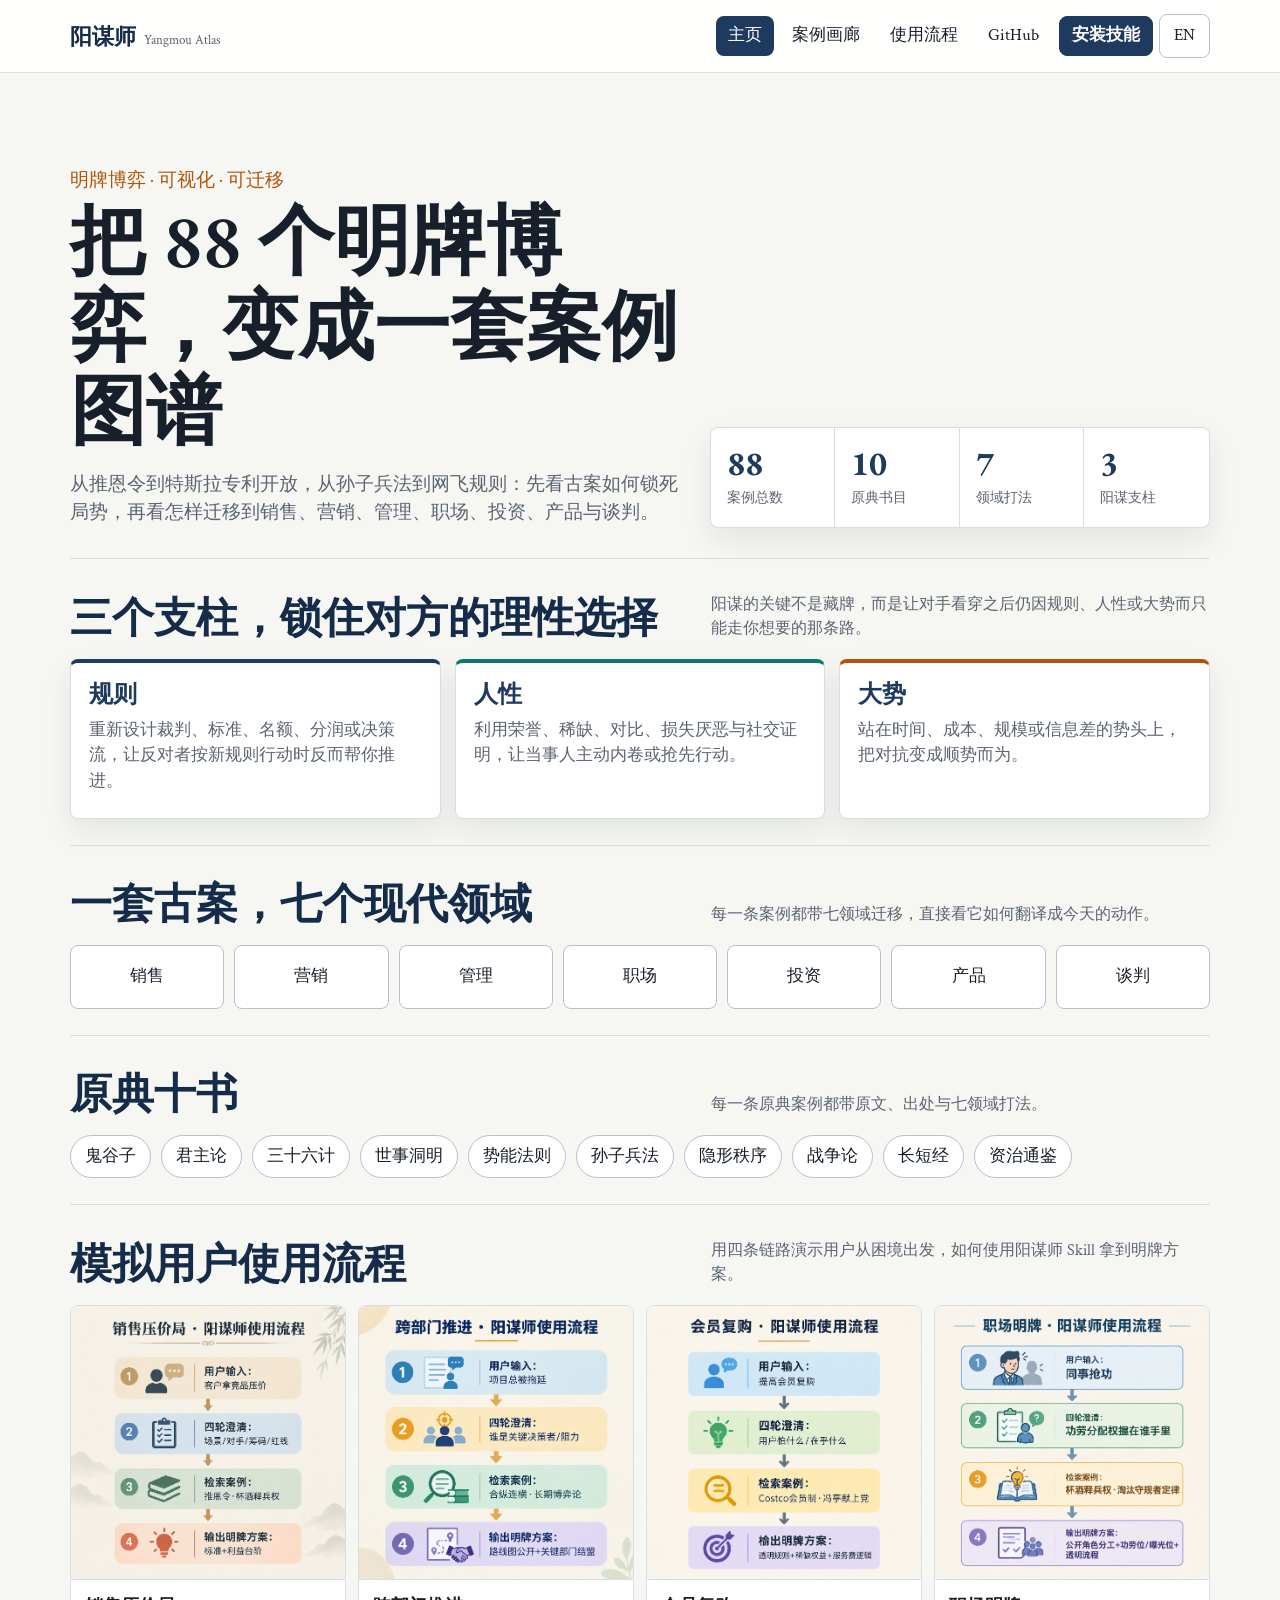
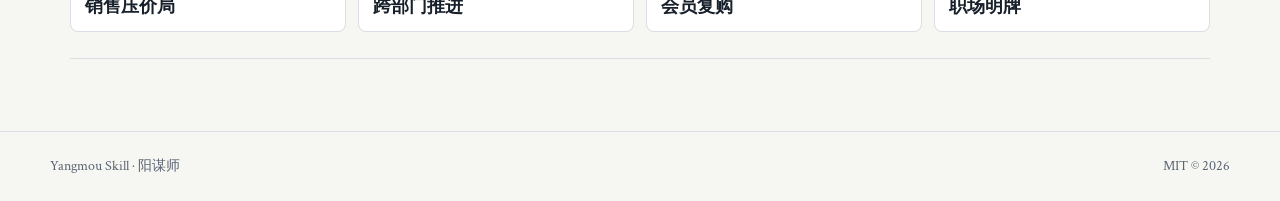
<file: docs/index.html>
<!DOCTYPE html>
<html lang="zh-CN" data-i18n-title="home_title" data-i18n-description="home_description">
<head>
  <meta charset="UTF-8">
  <meta name="viewport" content="width=device-width, initial-scale=1.0">
  <title>阳谋师 · 明牌案例图谱</title>
  <meta name="description" content="88 条阳谋案例的静态可视化图谱，覆盖历史、原典与商业迁移。">
  <meta name="theme-color" content="#f6f7f2">
  <link rel="preconnect" href="https://fonts.googleapis.com">
  <link rel="preconnect" href="https://fonts.gstatic.com" crossorigin>
  <link href="https://fonts.googleapis.com/css2?family=Crimson+Text:ital,wght@0,400;0,600;1,400&family=EB+Garamond:wght@400;500;600;700&display=swap" rel="stylesheet">
  <link rel="stylesheet" href="assets/site.css">
</head>
<body>
  <header class="site-header">
    <div class="header-inner">
      <a class="brand" href="index.html" aria-label="Yangmou home">
        <span>阳谋师</span>
        <small>Yangmou Atlas</small>
      </a>
      <nav class="nav" aria-label="主导航" data-i18n-aria-label="primary_navigation">
        <a href="index.html" aria-current="page" data-i18n="home">主页</a>
        <a href="gallery.html" data-i18n="gallery">案例画廊</a>
        <a href="flows.html" data-i18n="flows_nav">使用流程</a>
        <a href="https://github.com/whishi47/yangmou-skill" target="_blank" rel="noopener">GitHub</a>
        <a class="install-link" href="install.html" data-i18n="install_skill">安装技能</a>
      </nav>
    </div>
  </header>

  <main class="page-main">
    <section class="hero">
      <div>
        <p class="hero-note" data-i18n="hero_note">明牌博弈 · 可视化 · 可迁移</p>
        <h1 data-i18n="hero_title">把 88 个明牌博弈，变成一套案例图谱</h1>
        <p data-i18n="hero_copy">从推恩令到特斯拉专利开放，从孙子兵法到网飞规则：先看古案如何锁死局势，再看怎样迁移到销售、营销、管理、职场、投资、产品与谈判。</p>
      </div>
      <div class="stats" aria-label="案例图谱概览">
        <div class="stat">
          <strong id="stat-cases">88</strong>
          <span data-i18n="case_count">案例总数</span>
        </div>
        <div class="stat">
          <strong id="stat-books">10</strong>
          <span data-i18n="book_count">原典书目</span>
        </div>
        <div class="stat">
          <strong>7</strong>
          <span data-i18n="field_count">领域打法</span>
        </div>
        <div class="stat">
          <strong>3</strong>
          <span data-i18n="pillar_count">阳谋支柱</span>
        </div>
      </div>
    </section>

    <section class="section-band" aria-labelledby="pillar-heading">
      <div class="section-head">
        <h2 id="pillar-heading" data-i18n="pillar_title">三个支柱，锁住对方的理性选择</h2>
        <p data-i18n="pillar_copy">阳谋的关键不是藏牌，而是让对手看穿之后仍因规则、人性或大势而只能走你想要的那条路。</p>
      </div>
      <div class="trio-grid" id="pillar-grid">
        <div class="trio-block">
          <h3 data-i18n="pillar_rule_name">规则</h3>
          <p data-i18n="pillar_rule">重新设计裁判、标准、名额、分润或决策流，让反对者按新规则行动时反而帮你推进。</p>
        </div>
        <div class="trio-block">
          <h3 data-i18n="pillar_human_name">人性</h3>
          <p data-i18n="pillar_human">利用荣誉、稀缺、对比、损失厌恶与社交证明，让当事人主动内卷或抢先行动。</p>
        </div>
        <div class="trio-block">
          <h3 data-i18n="pillar_trend_name">大势</h3>
          <p data-i18n="pillar_trend">站在时间、成本、规模或信息差的势头上，把对抗变成顺势而为。</p>
        </div>
      </div>
    </section>

    <section class="section-band" aria-labelledby="field-heading">
      <div class="section-head">
        <h2 id="field-heading" data-i18n="field_title">一套古案，七个现代领域</h2>
        <p data-i18n="field_copy">每一条案例都带七领域迁移，直接看它如何翻译成今天的动作。</p>
      </div>
      <div class="field-list" id="field-grid">
        <a href="gallery.html?field=销售" data-i18n="field_sales">销售</a>
        <a href="gallery.html?field=营销" data-i18n="field_marketing">营销</a>
        <a href="gallery.html?field=管理" data-i18n="field_management">管理</a>
        <a href="gallery.html?field=职场" data-i18n="field_workplace">职场</a>
        <a href="gallery.html?field=投资" data-i18n="field_investing">投资</a>
        <a href="gallery.html?field=产品" data-i18n="field_product">产品</a>
        <a href="gallery.html?field=谈判" data-i18n="field_negotiation">谈判</a>
      </div>
    </section>

    <section class="section-band" aria-labelledby="book-heading">
      <div class="section-head">
        <h2 id="book-heading" data-i18n="book_title">原典十书</h2>
        <p data-i18n="book_copy">每一条原典案例都带原文、出处与七领域打法。</p>
      </div>
      <div class="book-list" id="book-list"></div>
    </section>

    <section class="section-band" aria-labelledby="flow-heading">
      <div class="section-head">
        <h2 id="flow-heading" data-i18n="flow_heading">模拟用户使用流程</h2>
        <p data-i18n="flow_copy">用四条链路演示用户从困境出发，如何使用阳谋师 Skill 拿到明牌方案。</p>
      </div>
      <div class="flow-preview-grid">
        <a href="flows.html#sales-price">
          <img src="images/flows/sales-price.png" alt="销售压价局流程图" data-i18n-alt="flow_sales_price" loading="lazy">
          <span data-i18n="flow_sales_price">销售压价局</span>
        </a>
        <a href="flows.html#cross-department">
          <img src="images/flows/cross-department.png" alt="跨部门推进流程图" data-i18n-alt="flow_cross_department" loading="lazy">
          <span data-i18n="flow_cross_department">跨部门推进</span>
        </a>
        <a href="flows.html#member-retention">
          <img src="images/flows/member-retention.png" alt="会员复购流程图" data-i18n-alt="flow_member_retention" loading="lazy">
          <span data-i18n="flow_member_retention">会员复购</span>
        </a>
        <a href="flows.html#workplace-recognition">
          <img src="images/flows/workplace-recognition.png" alt="职场明牌流程图" data-i18n-alt="flow_workplace_recognition" loading="lazy">
          <span data-i18n="flow_workplace_recognition">职场明牌</span>
        </a>
      </div>
    </section>
  </main>

  <footer class="footer">
    <div class="footer-inner">
      <span>Yangmou Skill · 阳谋师</span>
      <span data-i18n="footer_note">MIT © 2026</span>
    </div>
  </footer>

  <script src="assets/cases-data.js"></script>
  <script src="assets/cases.js"></script>
  <script src="assets/home.js"></script>
</body>
</html>
</file>
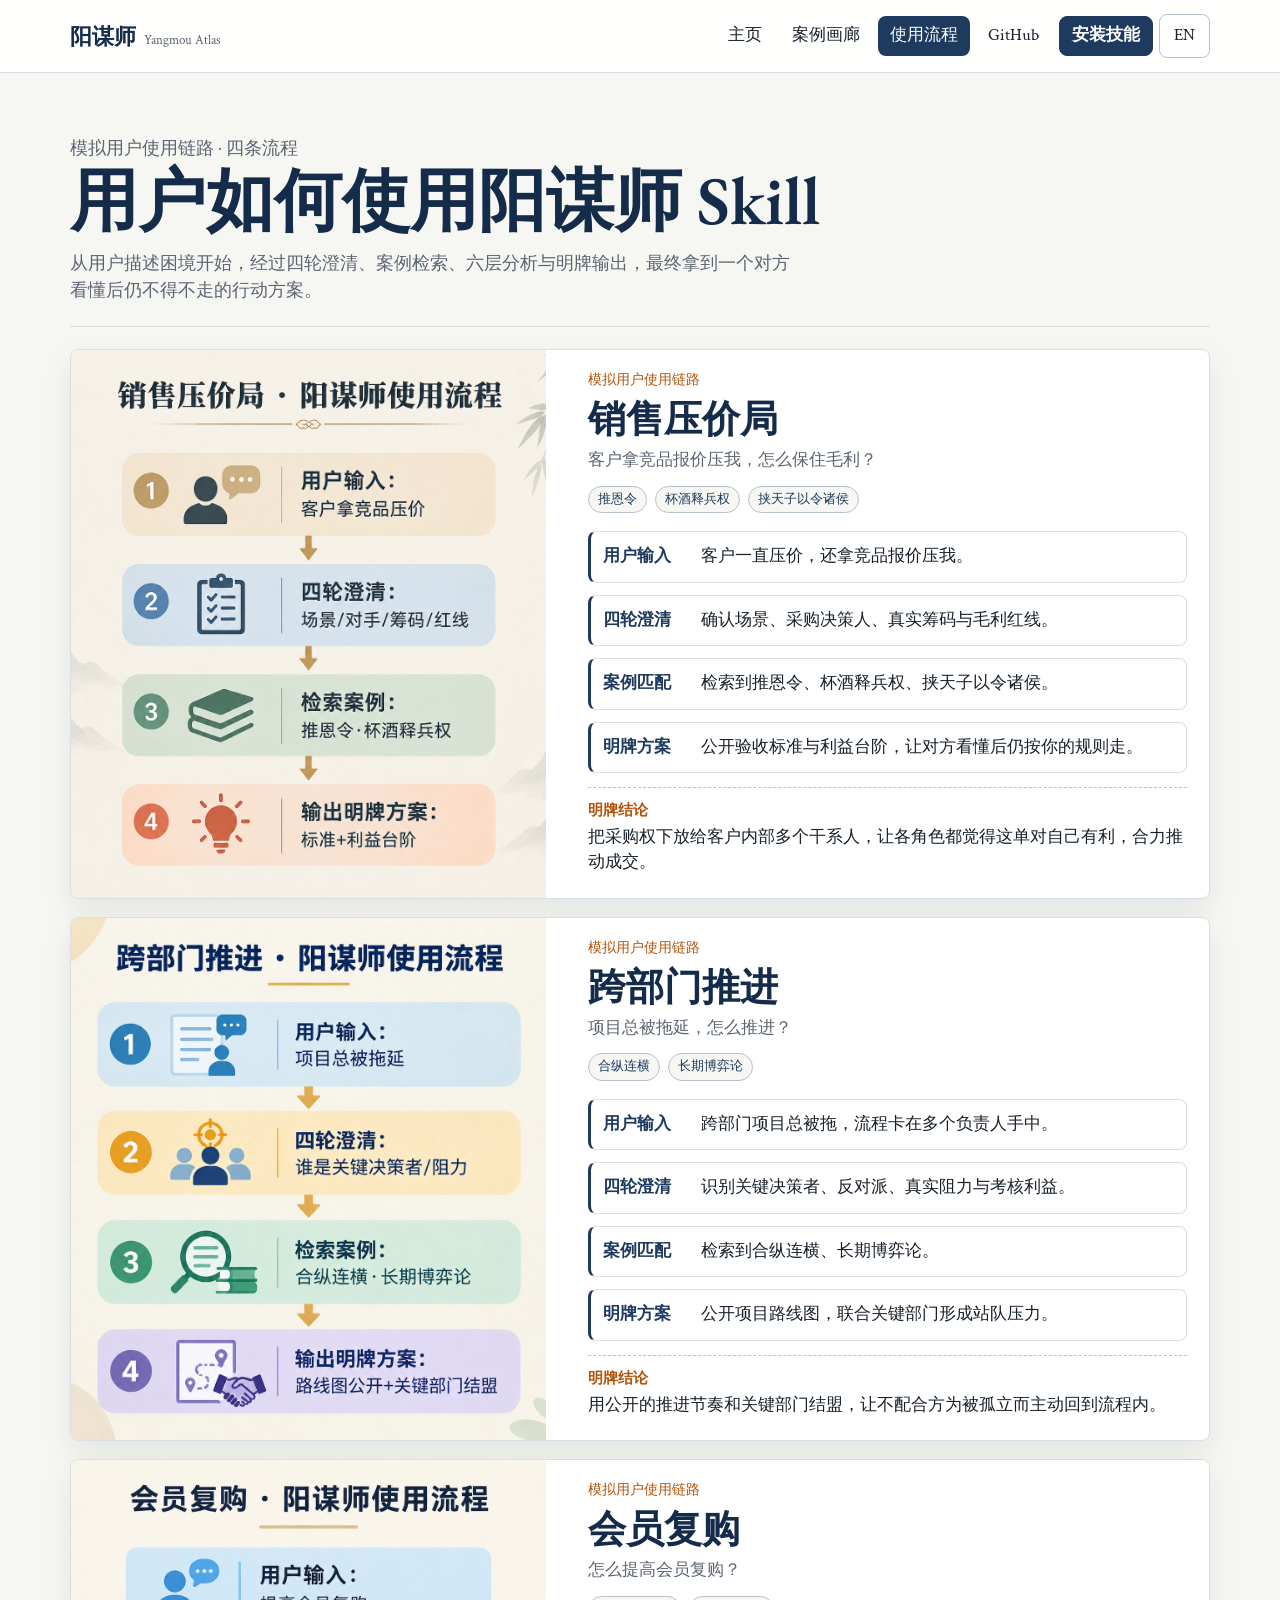
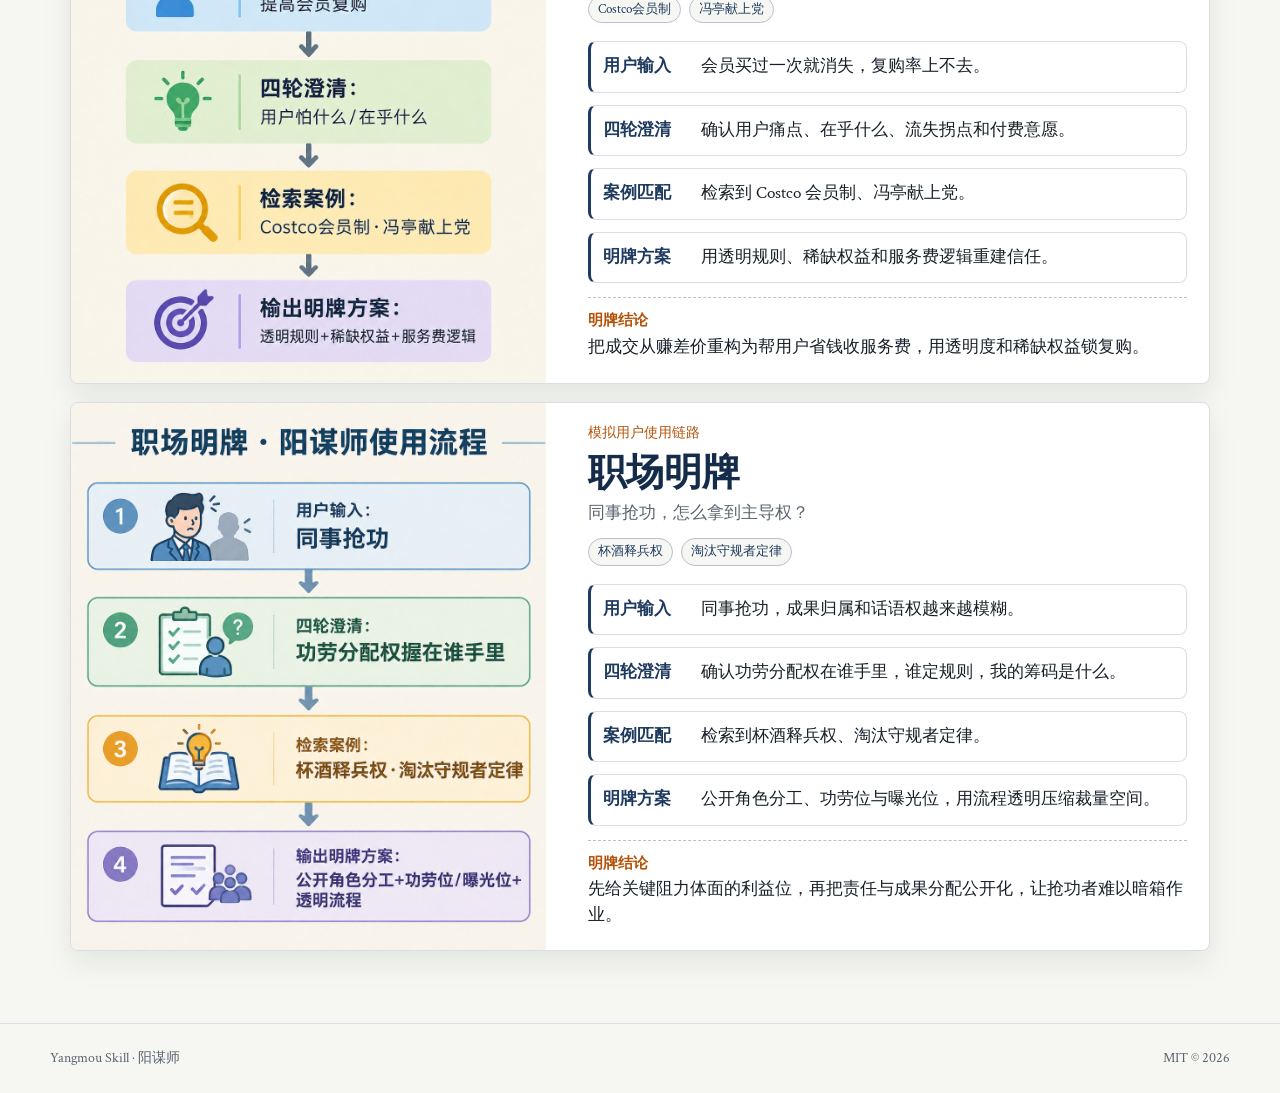
<file: docs/flows.html>
<!DOCTYPE html>
<html lang="zh-CN" data-i18n-title="flows_page_title" data-i18n-description="flows_description">
<head>
  <meta charset="UTF-8">
  <meta name="viewport" content="width=device-width, initial-scale=1.0">
  <title>阳谋师 · 模拟用户使用流程</title>
  <meta name="description" content="四条模拟用户使用阳谋师 Skill 的流程图：销售压价、跨部门推进、会员复购、职场明牌。">
  <meta name="theme-color" content="#f6f7f2">
  <link rel="preconnect" href="https://fonts.googleapis.com">
  <link rel="preconnect" href="https://fonts.gstatic.com" crossorigin>
  <link href="https://fonts.googleapis.com/css2?family=Crimson+Text:ital,wght@0,400;0,600;1,400&family=EB+Garamond:wght@400;500;600;700&display=swap" rel="stylesheet">
  <link rel="stylesheet" href="assets/site.css">
</head>
<body>
  <header class="site-header">
    <div class="header-inner">
      <a class="brand" href="index.html" aria-label="Yangmou home">
        <span>阳谋师</span>
        <small>Yangmou Atlas</small>
      </a>
      <nav class="nav" aria-label="主导航" data-i18n-aria-label="primary_navigation">
        <a href="index.html" data-i18n="home">主页</a>
        <a href="gallery.html" data-i18n="gallery">案例画廊</a>
        <a href="flows.html" aria-current="page" data-i18n="flows_nav">使用流程</a>
        <a href="https://github.com/whishi47/yangmou-skill" target="_blank" rel="noopener">GitHub</a>
        <a class="install-link" href="install.html" data-i18n="install_skill">安装技能</a>
      </nav>
    </div>
  </header>

  <main class="page-main flows-page">
    <section class="flows-intro">
      <p class="hero-note" data-i18n="flow_note">模拟用户使用链路 · 四条流程</p>
      <h1 data-i18n="flow_title">用户如何使用阳谋师 Skill</h1>
      <p data-i18n="flow_copy_main">从用户描述困境开始，经过四轮澄清、案例检索、六层分析与明牌输出，最终拿到一个对方看懂后仍不得不走的行动方案。</p>
    </section>
    <section id="flow-grid" class="flow-grid" aria-label="用户使用流程" data-i18n-aria-label="user_flows"></section>
  </main>

  <footer class="footer">
    <div class="footer-inner">
      <span>Yangmou Skill · 阳谋师</span>
      <span>MIT © 2026</span>
    </div>
  </footer>

  <script src="assets/cases.js"></script>
  <script src="assets/user-flows.js"></script>
</body>
</html>
</file>
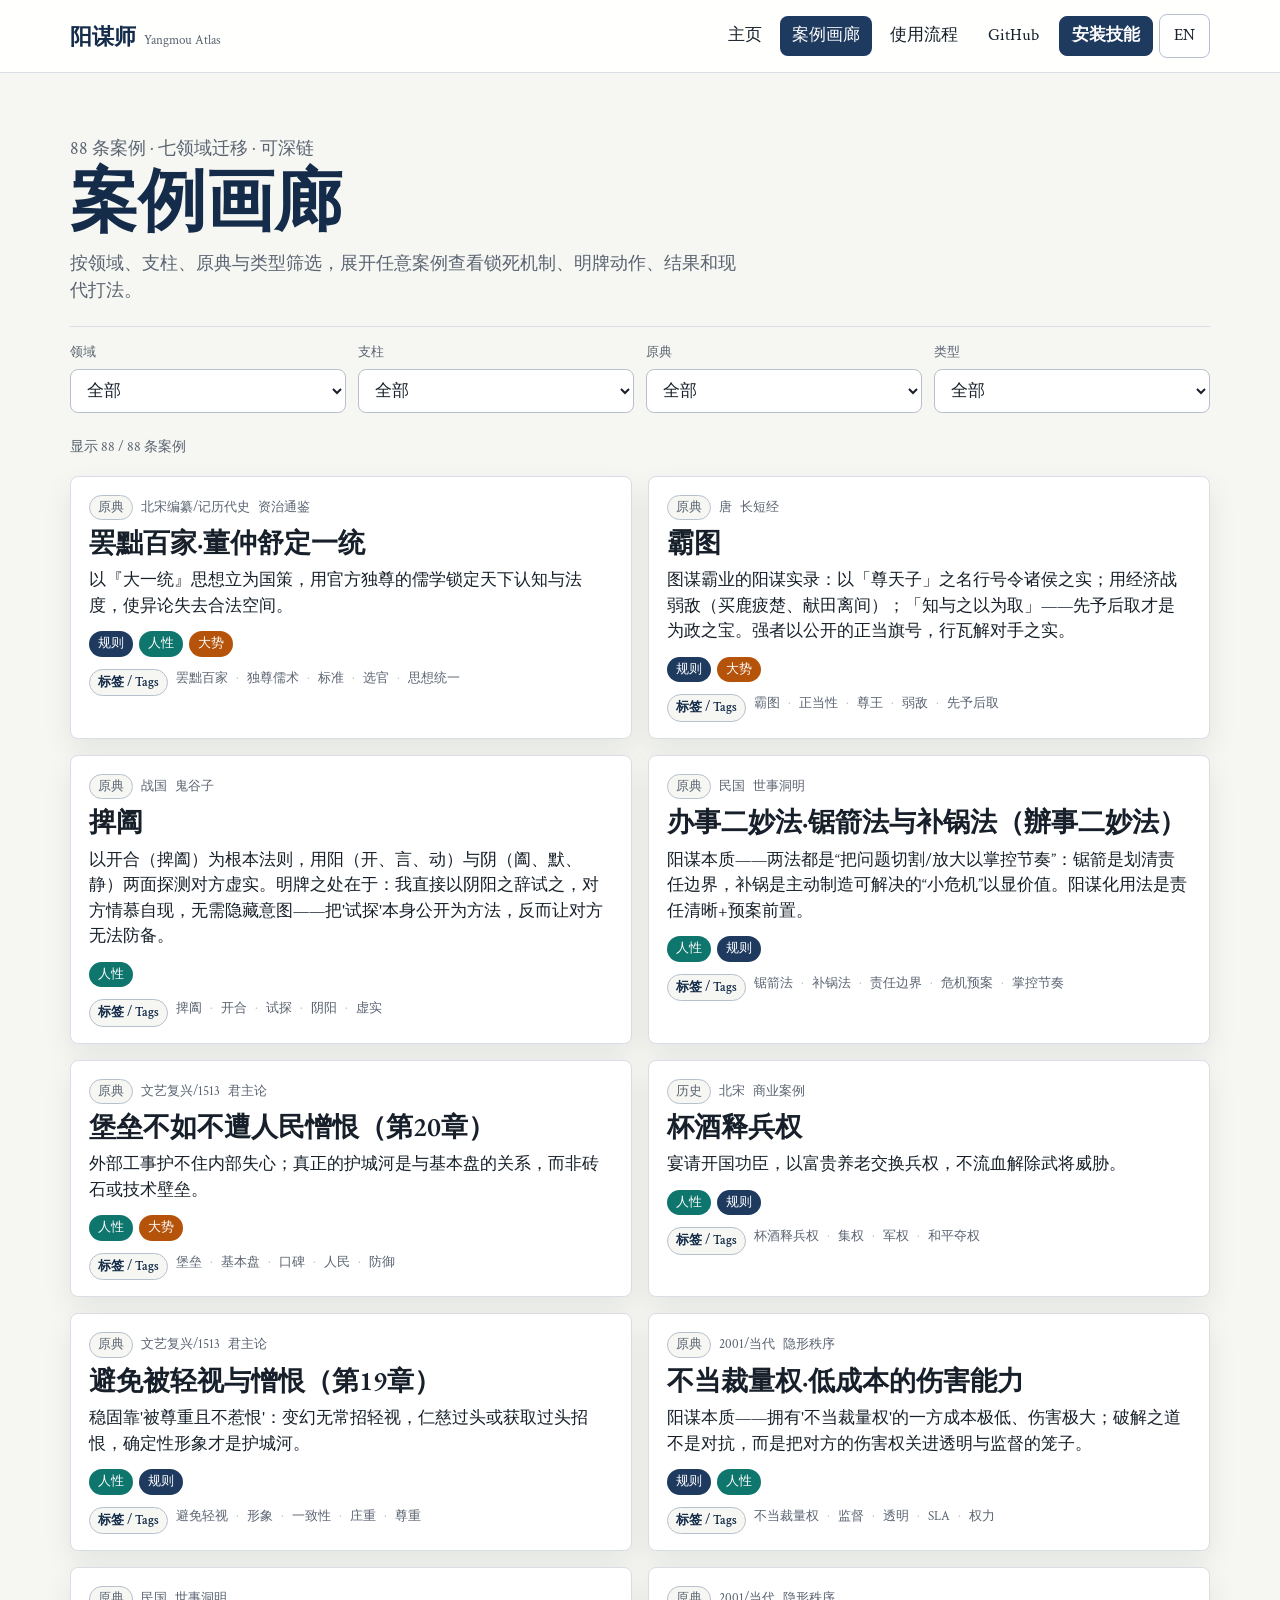
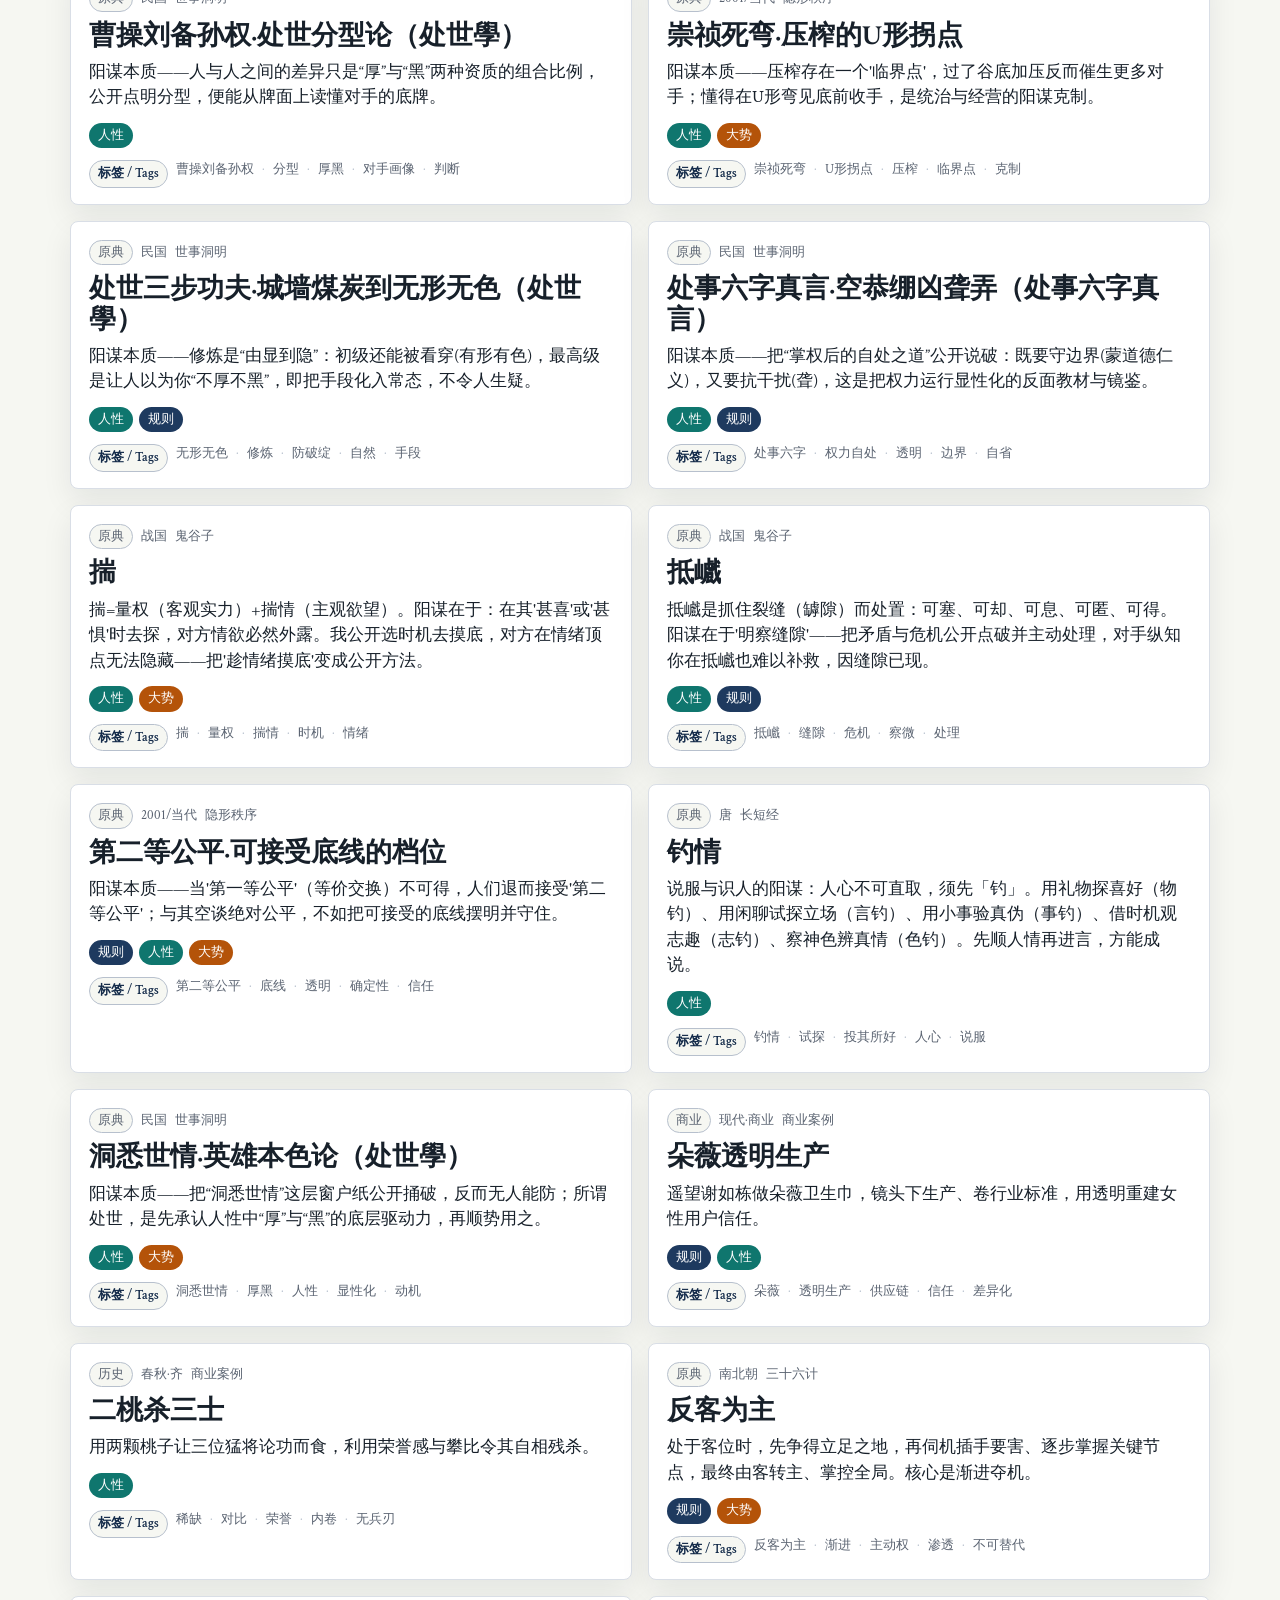
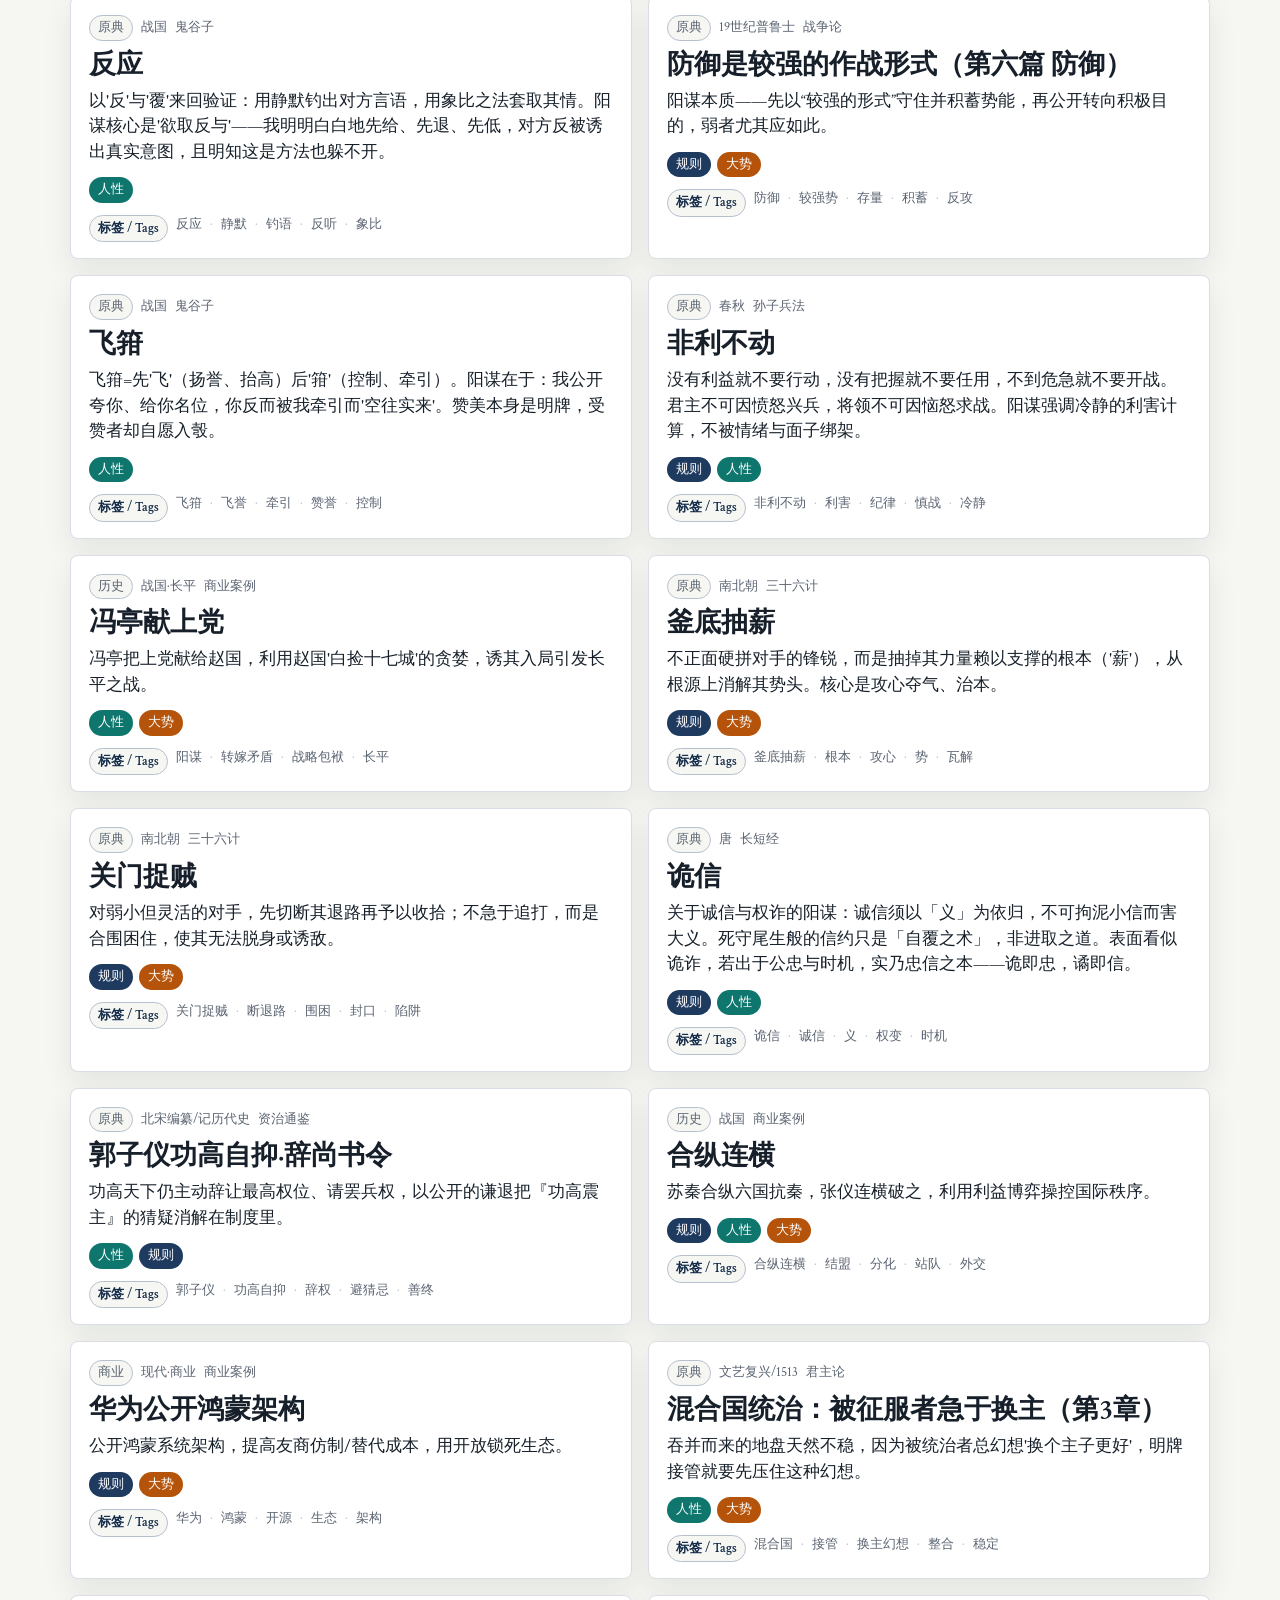
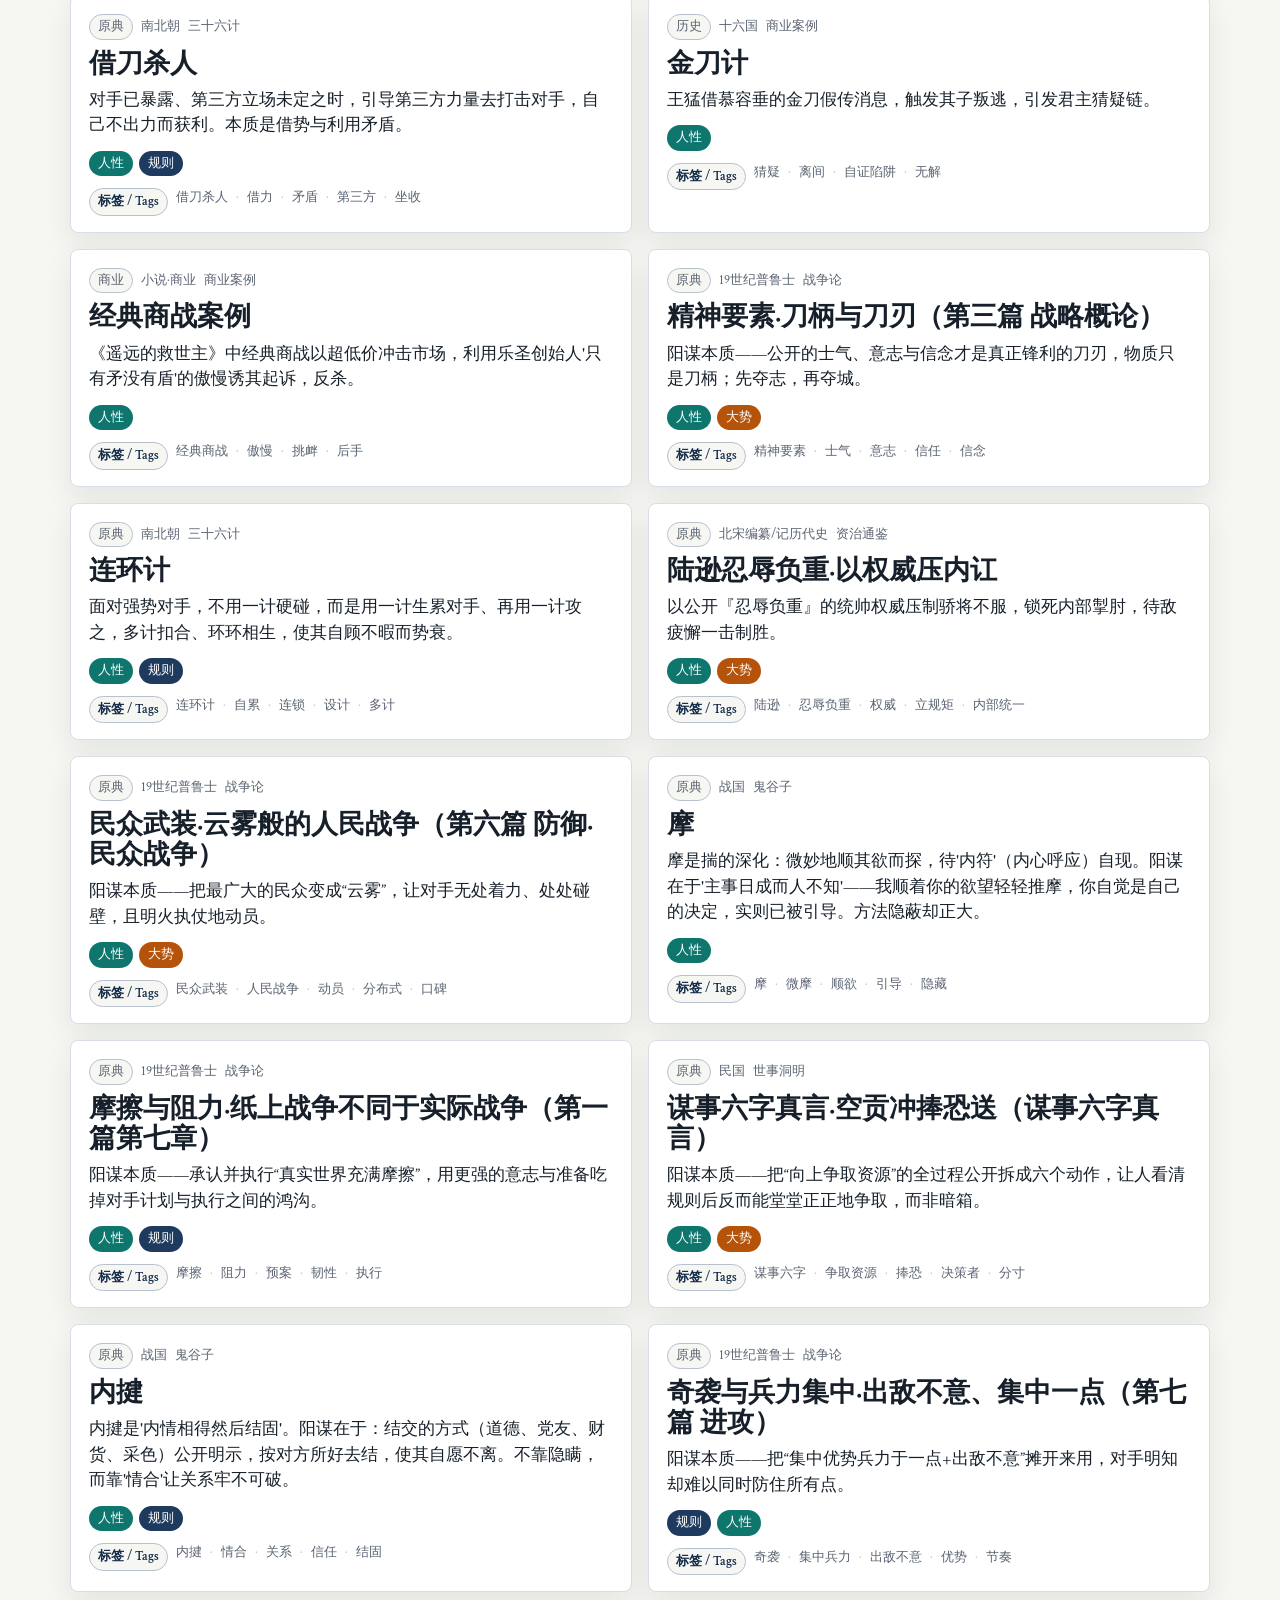
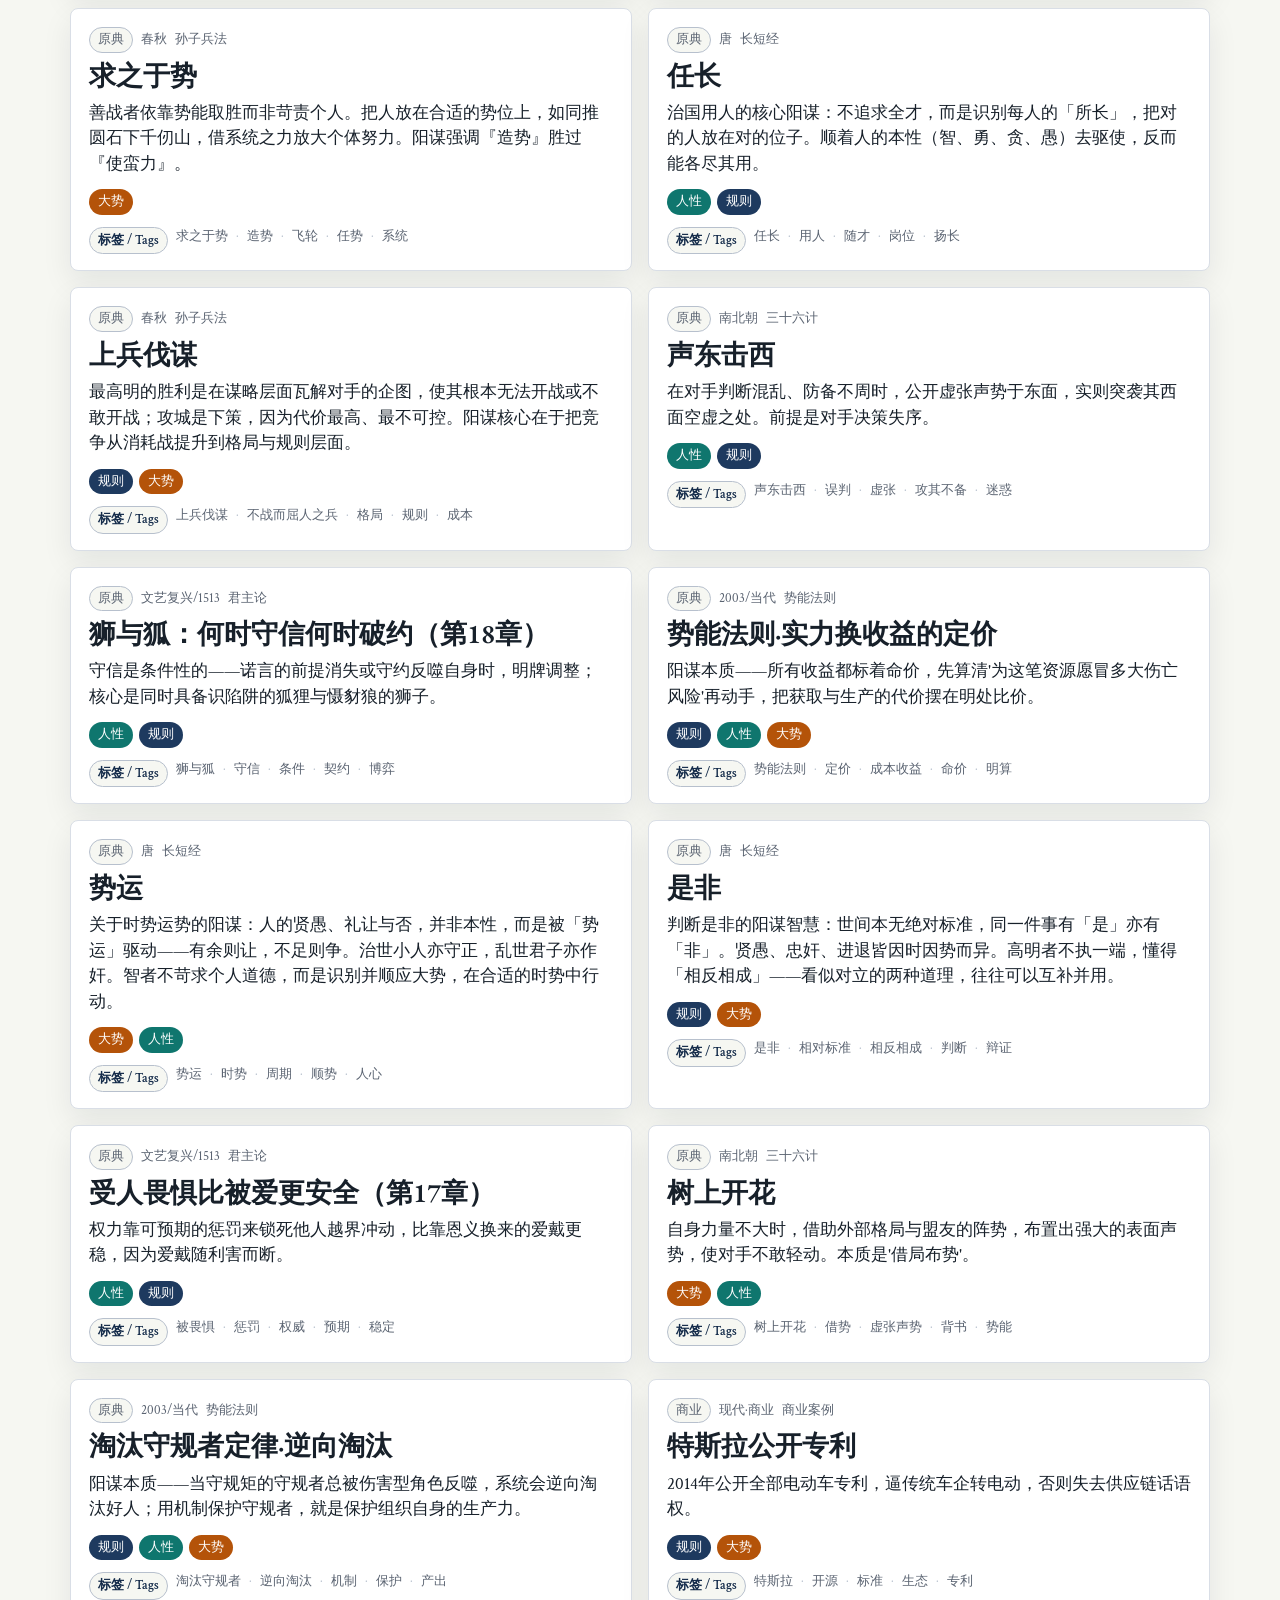
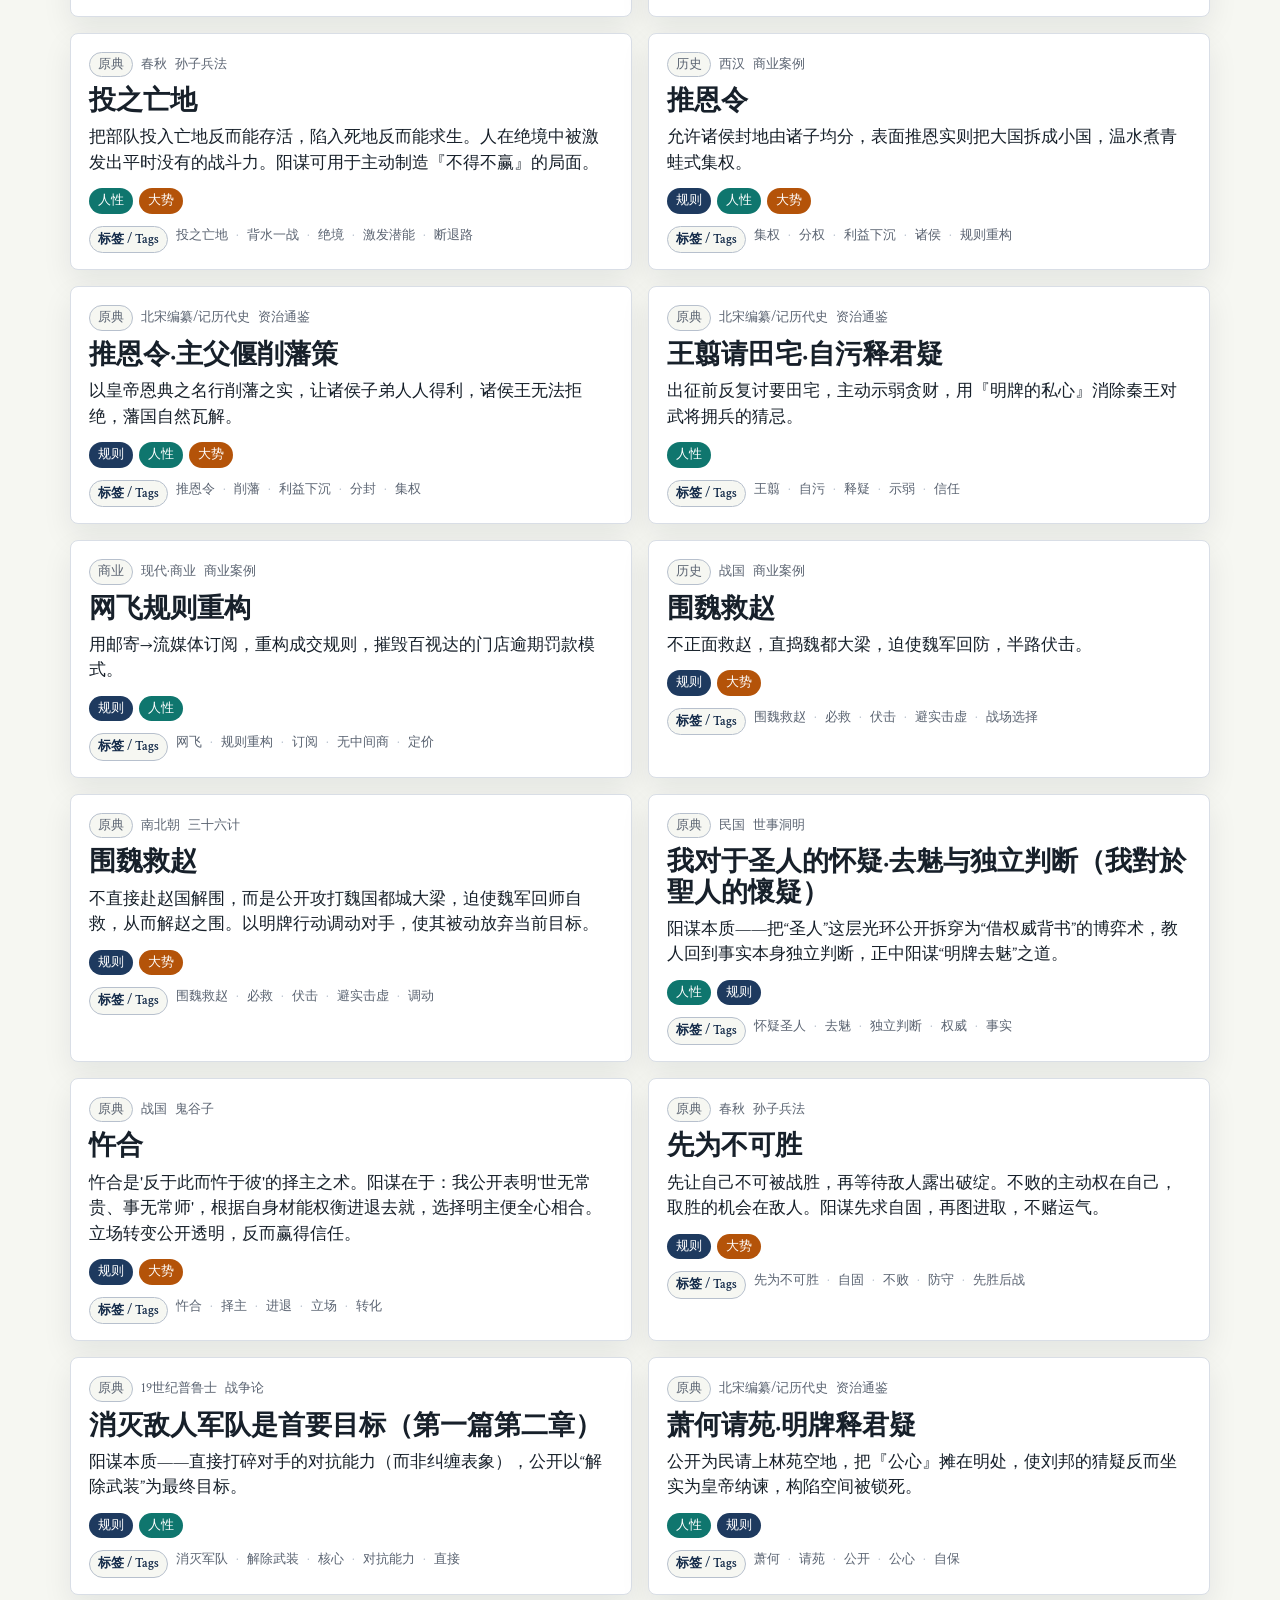
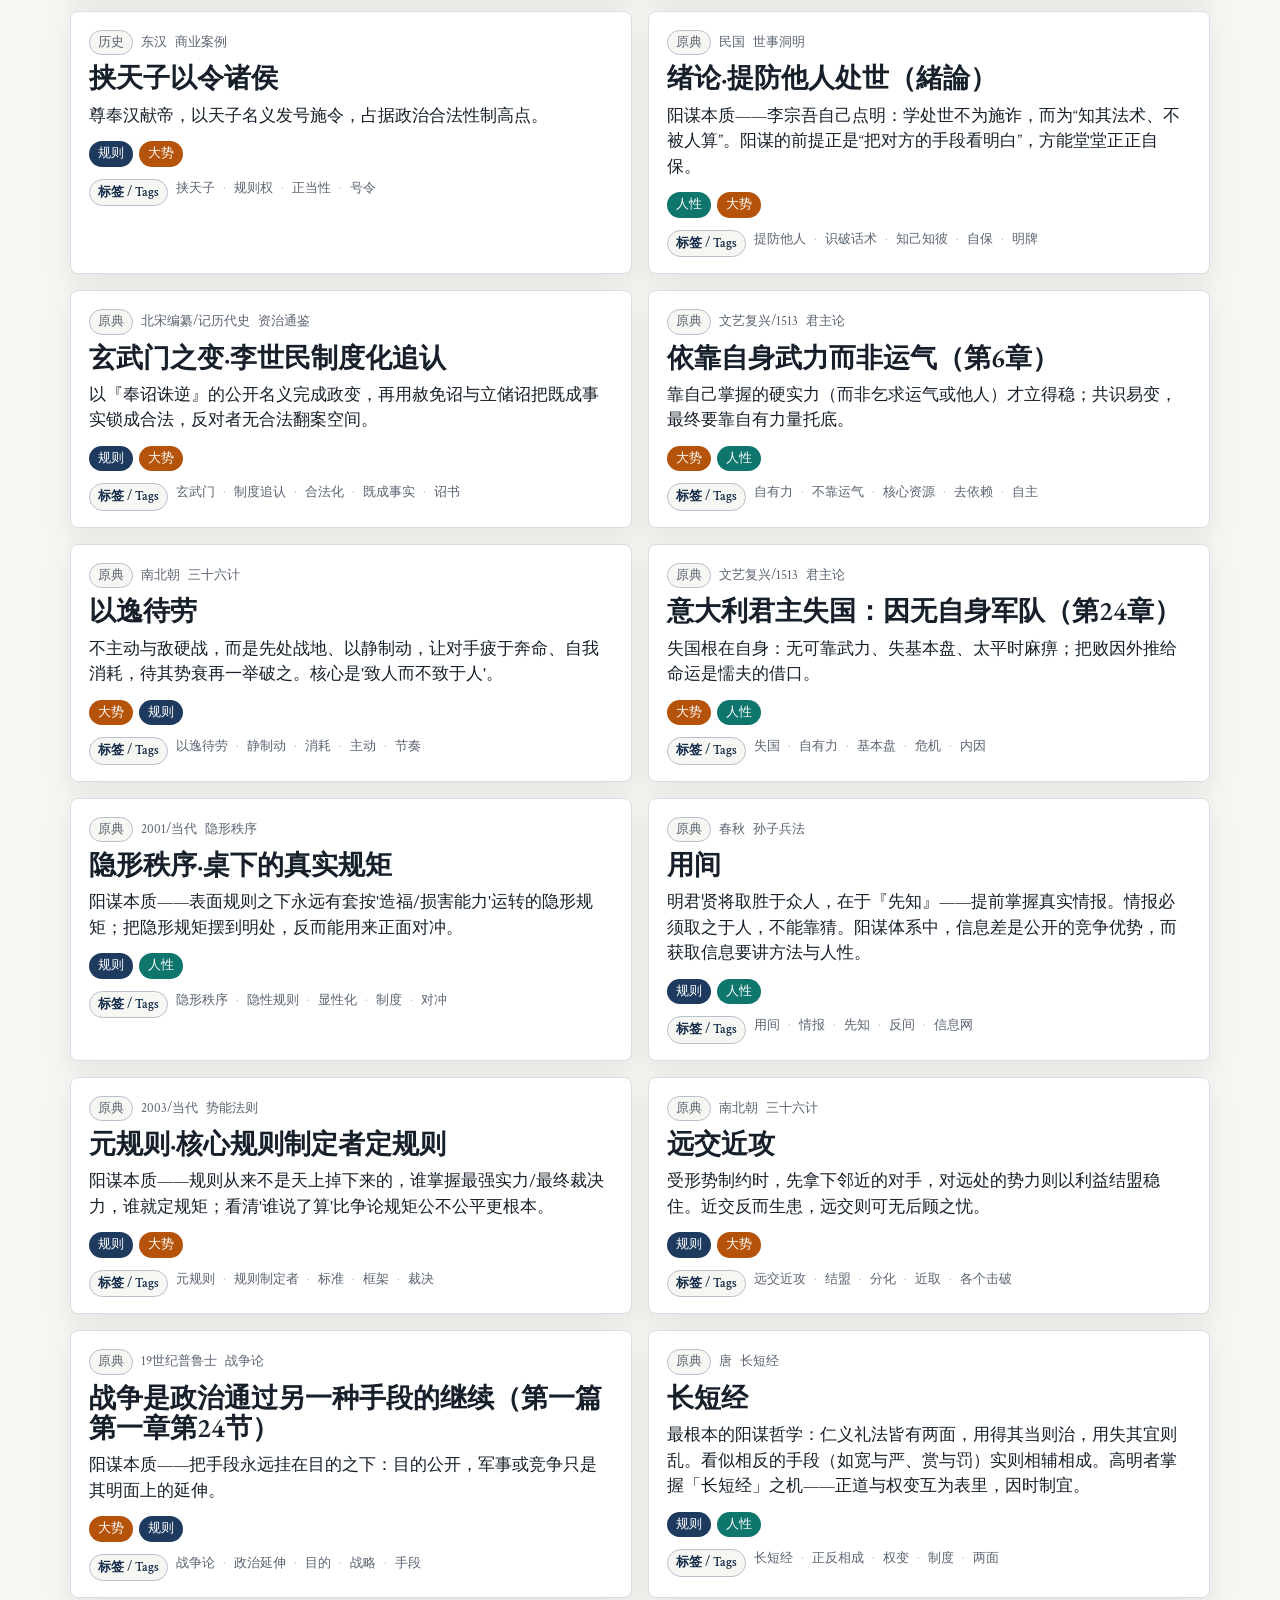
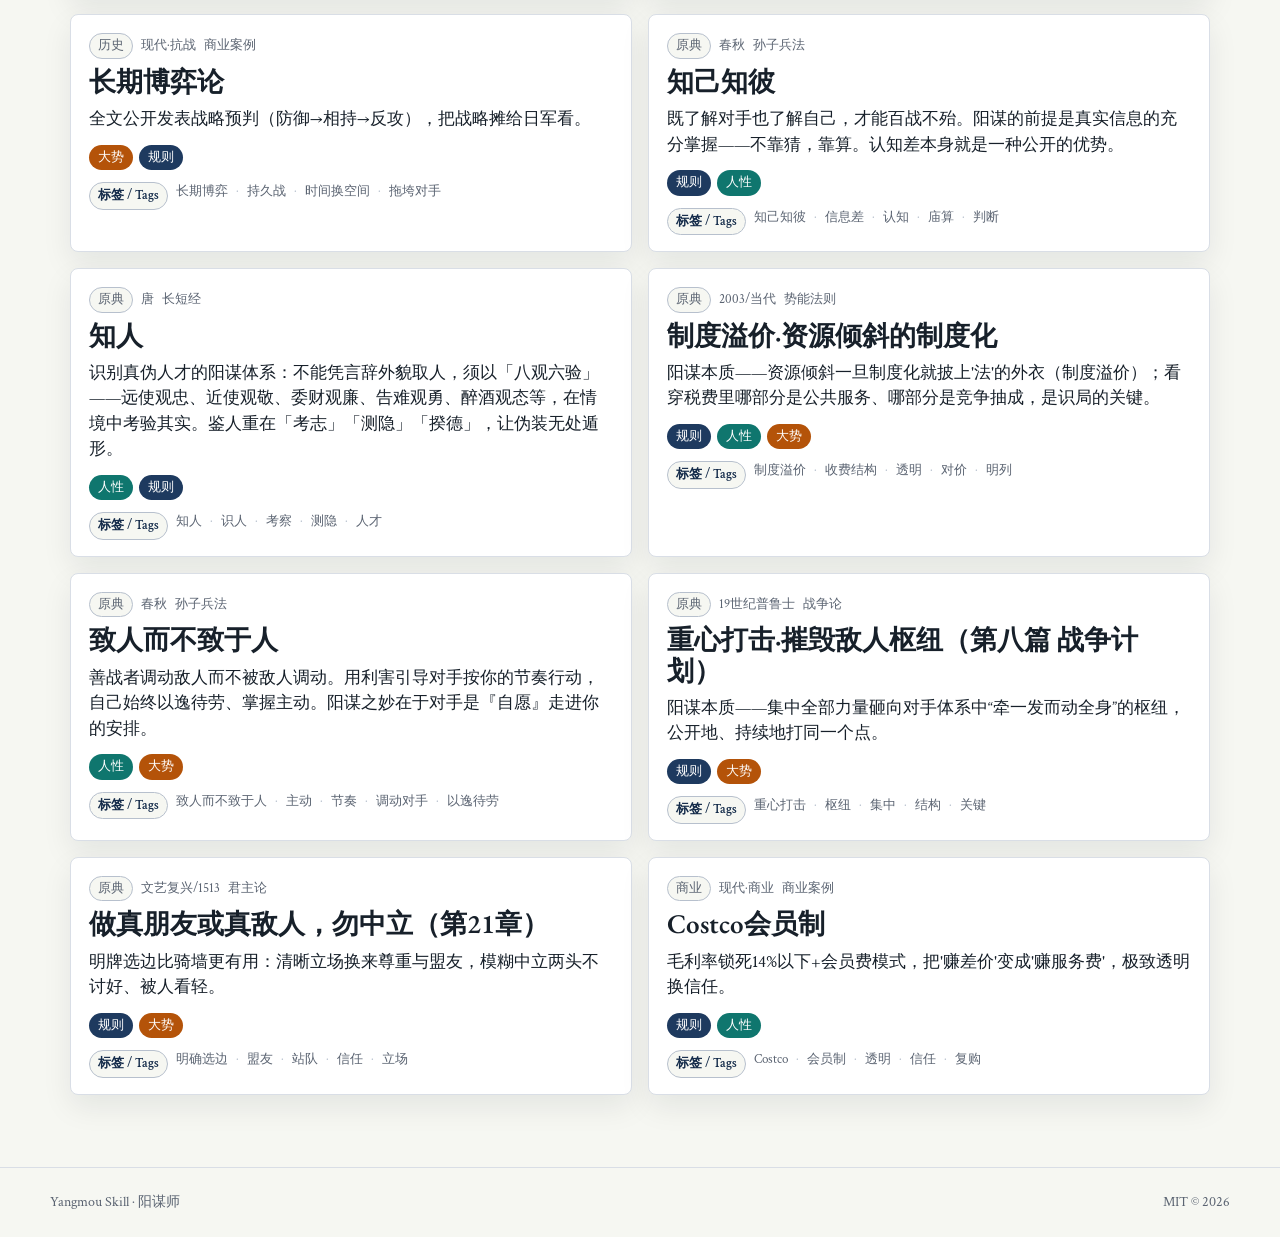
<file: docs/gallery.html>
<!DOCTYPE html>
<html lang="zh-CN" data-i18n-title="gallery_page_title" data-i18n-description="gallery_description">
<head>
  <meta charset="UTF-8">
  <meta name="viewport" content="width=device-width, initial-scale=1.0">
  <title>阳谋师 · 案例画廊</title>
  <meta name="description" content="按领域、支柱、原典与类型浏览 88 条阳谋案例。">
  <meta name="theme-color" content="#f6f7f2">
  <link rel="preconnect" href="https://fonts.googleapis.com">
  <link rel="preconnect" href="https://fonts.gstatic.com" crossorigin>
  <link href="https://fonts.googleapis.com/css2?family=Crimson+Text:ital,wght@0,400;0,600;1,400&family=EB+Garamond:wght@400;500;600;700&display=swap" rel="stylesheet">
  <link rel="stylesheet" href="assets/site.css">
</head>
<body>
  <header class="site-header">
    <div class="header-inner">
      <a class="brand" href="index.html" aria-label="Yangmou home">
        <span>阳谋师</span>
        <small>Yangmou Atlas</small>
      </a>
      <nav class="nav" aria-label="主导航" data-i18n-aria-label="primary_navigation">
        <a href="index.html" data-i18n="home">主页</a>
        <a href="gallery.html" aria-current="page" data-i18n="gallery">案例画廊</a>
        <a href="flows.html" data-i18n="flows_nav">使用流程</a>
        <a href="https://github.com/whishi47/yangmou-skill" target="_blank" rel="noopener">GitHub</a>
        <a class="install-link" href="install.html" data-i18n="install_skill">安装技能</a>
      </nav>
    </div>
  </header>

  <main class="page-main gallery-page">
    <section class="gallery-intro">
      <div>
        <p class="hero-note" data-i18n="gallery_note">88 条案例 · 七领域迁移 · 可深链</p>
        <h1 data-i18n="gallery_title">案例画廊</h1>
        <p data-i18n="gallery_copy">按领域、支柱、原典与类型筛选，展开任意案例查看锁死机制、明牌动作、结果和现代打法。</p>
      </div>
    </section>

    <section class="filter-grid" aria-label="筛选案例" data-i18n-aria-label="filter_cases">
      <div class="filter-field">
        <label for="field-filter" data-i18n="field_label">领域</label>
        <select id="field-filter">
          <option value="" data-i18n="all">全部</option>
        </select>
      </div>
      <div class="filter-field">
        <label for="pillar-filter" data-i18n="pillar_label">支柱</label>
        <select id="pillar-filter">
          <option value="" data-i18n="all">全部</option>
          <option value="规则">规则</option>
          <option value="人性">人性</option>
          <option value="大势">大势</option>
        </select>
      </div>
      <div class="filter-field">
        <label for="book-filter" data-i18n="book_label">原典</label>
        <select id="book-filter">
          <option value="" data-i18n="all">全部</option>
        </select>
      </div>
      <div class="filter-field">
        <label for="type-filter" data-i18n="type_label">类型</label>
        <select id="type-filter">
          <option value="" data-i18n="all">全部</option>
        </select>
      </div>
    </section>

    <div class="gallery-meta" data-i18n="result_count_label" data-count="88">显示 88 条案例</div>
    <div class="case-grid" id="case-grid" aria-live="polite"></div>
  </main>

  <footer class="footer">
    <div class="footer-inner">
      <span>Yangmou Skill · 阳谋师</span>
      <span data-i18n="footer_note">MIT © 2026</span>
    </div>
  </footer>

  <script src="assets/cases-data.js"></script>
  <script src="assets/cases.js"></script>
  <script src="assets/cases-en.js"></script>
  <script src="assets/cases-details-en.js"></script>
  <script src="assets/gallery.js"></script>
</body>
</html>
</file>
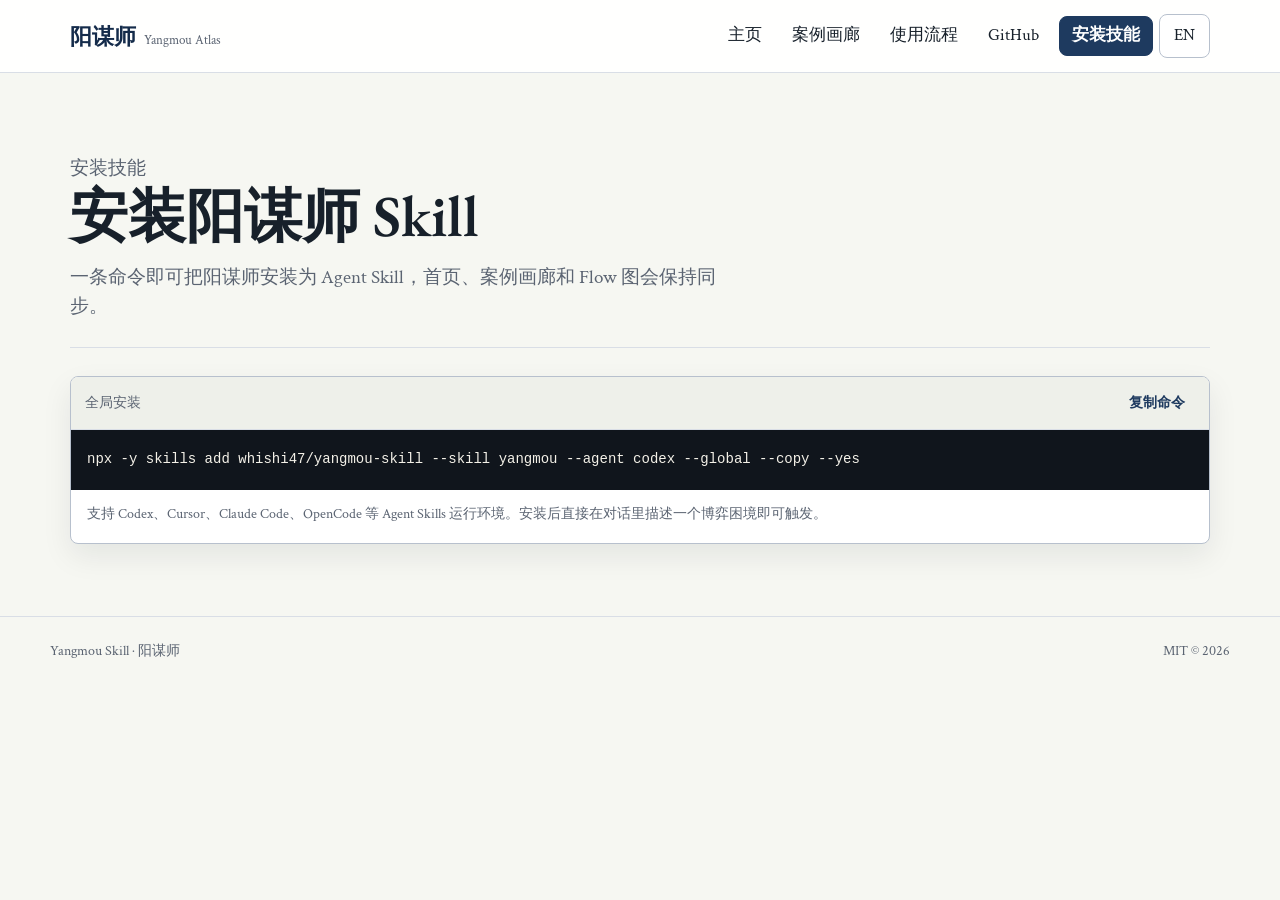
<file: docs/install.html>
<!DOCTYPE html>
<html lang="zh-CN" data-i18n-title="install_title" data-i18n-description="install_copy">
<head>
  <meta charset="UTF-8">
  <meta name="viewport" content="width=device-width, initial-scale=1.0">
  <title>安装阳谋师 Skill</title>
  <meta name="description" content="一条命令安装阳谋师 Agent Skill。">
  <meta name="theme-color" content="#f6f7f2">
  <link rel="preconnect" href="https://fonts.googleapis.com">
  <link rel="preconnect" href="https://fonts.gstatic.com" crossorigin>
  <link href="https://fonts.googleapis.com/css2?family=Crimson+Text:ital,wght@0,400;0,600;1,400&family=EB+Garamond:wght@400;500;600;700&display=swap" rel="stylesheet">
  <link rel="stylesheet" href="assets/site.css">
</head>
<body>
  <header class="site-header">
    <div class="header-inner">
      <a class="brand" href="index.html" aria-label="Yangmou home">
        <span>阳谋师</span>
        <small>Yangmou Atlas</small>
      </a>
      <nav class="nav" aria-label="主导航" data-i18n-aria-label="primary_navigation">
        <a href="index.html" data-i18n="home">主页</a>
        <a href="gallery.html" data-i18n="gallery">案例画廊</a>
        <a href="flows.html" data-i18n="flows_nav">使用流程</a>
        <a href="https://github.com/whishi47/yangmou-skill" target="_blank" rel="noopener">GitHub</a>
        <a class="install-link" href="install.html" aria-current="page" data-i18n="install_skill">安装技能</a>
      </nav>
    </div>
  </header>

  <main class="page-main install-page">
    <section class="install-intro">
      <p class="hero-note" data-i18n="install_skill">安装技能</p>
      <h1 data-i18n="install_title">安装阳谋师 Skill</h1>
      <p data-i18n="install_copy">一条命令即可把阳谋师安装为 Agent Skill，首页、案例画廊和 Flow 图会保持同步。</p>
    </section>

    <section class="command-panel" aria-labelledby="install-command-heading">
      <div class="command-bar">
        <span data-i18n="install_global">全局安装</span>
        <button class="copy-button" id="copy-install" type="button" data-i18n="install_copy_cmd">复制命令</button>
      </div>
      <pre id="install-command">npx -y skills add whishi47/yangmou-skill --skill yangmou --agent codex --global --copy --yes</pre>
      <p class="secondary-note" data-i18n="install_notes">支持 Codex、Cursor、Claude Code、OpenCode 等 Agent Skills 运行环境。安装后直接在对话里描述一个博弈困境即可触发。</p>
    </section>
  </main>

  <footer class="footer">
    <div class="footer-inner">
      <span>Yangmou Skill · 阳谋师</span>
      <span data-i18n="footer_note">MIT © 2026</span>
    </div>
  </footer>

  <script src="assets/cases.js"></script>
  <script src="assets/install.js"></script>
</body>
</html>
</file>
<file: docs/assets/site.css>
:root {
  --paper: #f6f7f2;
  --surface: #ffffff;
  --ink: #17202a;
  --muted: #5b6472;
  --line: #d9dee6;
  --line-strong: #b7c0cd;
  --primary: #1e3a5f;
  --primary-deep: #142b4a;
  --accent: #b45309;
  --accent-soft: #fbe7cd;
  --green: #0f766e;
  --rose: #9f1239;
  --shadow: 0 12px 30px rgba(15, 23, 42, 0.08);
  --radius: 8px;
}

* {
  box-sizing: border-box;
}

html {
  scroll-behavior: smooth;
  scroll-padding-top: 96px;
}

body {
  margin: 0;
  background: var(--paper);
  color: var(--ink);
  font-family: "Crimson Text", "Songti SC", "STSong", Georgia, "Times New Roman", serif;
  font-size: 17px;
  line-height: 1.5;
}

h1, h2, h3, h4 {
  font-family: "EB Garamond", "Songti SC", "STSong", Georgia, serif;
  font-weight: 600;
  line-height: 1.12;
  letter-spacing: 0;
  margin: 0;
}

p {
  margin: 0;
}

a {
  color: var(--primary);
  text-decoration-thickness: 1px;
  text-underline-offset: 3px;
}

a:hover {
  color: var(--accent);
}

button, input, select {
  font: inherit;
}

button, summary, select {
  cursor: pointer;
}

:focus-visible {
  outline: 3px solid var(--accent);
  outline-offset: 2px;
}

.site-header {
  position: sticky;
  top: 0;
  z-index: 10;
  background: rgba(255, 255, 255, 0.92);
  border-bottom: 1px solid var(--line);
  backdrop-filter: blur(12px);
}

.header-inner {
  max-width: 1180px;
  margin: 0 auto;
  padding: 14px 20px;
  display: flex;
  align-items: center;
  justify-content: space-between;
  gap: 16px;
}

.brand {
  display: inline-flex;
  align-items: baseline;
  gap: 8px;
  font-family: "EB Garamond", "Songti SC", Georgia, serif;
  font-size: 22px;
  font-weight: 700;
  color: var(--primary-deep);
  text-decoration: none;
}

.brand small {
  color: var(--muted);
  font-family: "Crimson Text", "Songti SC", serif;
  font-size: 13px;
  font-weight: 400;
}

.nav {
  display: flex;
  align-items: center;
  gap: 6px;
}

.nav a {
  display: inline-flex;
  min-height: 40px;
  align-items: center;
  padding: 6px 12px;
  border-radius: var(--radius);
  color: var(--ink);
  text-decoration: none;
}

.nav a[aria-current="page"] {
  background: var(--primary);
  color: #fff;
}

.nav .install-link {
  margin-left: 2px;
  background: var(--primary);
  border: 1px solid var(--primary);
  color: #fff;
  font-weight: 600;
  order: 5;
}

.nav .install-link:hover {
  background: var(--accent);
  border-color: var(--accent);
  color: #fff;
}

.nav .lang-toggle {
  order: 6;
}

.page-main {
  max-width: 1180px;
  margin: 0 auto;
  padding: 24px 20px 72px;
}

.hero {
  display: grid;
  grid-template-columns: minmax(0, 1.1fr) minmax(300px, 0.9fr);
  gap: 28px;
  align-items: end;
  padding: 34px 0 30px;
  border-bottom: 1px solid var(--line);
}

.hero h1 {
  max-width: 720px;
  font-size: clamp(38px, 7vw, 76px);
}

.hero p {
  max-width: 640px;
  margin-top: 18px;
  color: var(--muted);
  font-size: 19px;
}

.hero .hero-note {
  padding: 18px 0 2px;
  color: var(--accent);
}

.stats {
  display: grid;
  grid-template-columns: repeat(4, 1fr);
  border: 1px solid var(--line);
  border-radius: var(--radius);
  background: var(--surface);
  box-shadow: var(--shadow);
  overflow: hidden;
}

.stat {
  padding: 18px 16px;
  border-right: 1px solid var(--line);
}

.stat:last-child {
  border-right: 0;
}

.stat strong {
  display: block;
  font-family: "EB Garamond", "Songti SC", Georgia, serif;
  font-size: 34px;
  line-height: 1;
  color: var(--primary);
}

.stat span {
  display: block;
  margin-top: 8px;
  color: var(--muted);
  font-size: 14px;
}

input, select {
  min-height: 44px;
  padding: 9px 12px;
  border: 1px solid var(--line-strong);
  border-radius: var(--radius);
  background: #fff;
  color: var(--ink);
}

input:focus, select:focus {
  border-color: var(--primary);
}

button, .pill-button {
  min-height: 44px;
  padding: 8px 14px;
  border: 1px solid var(--line-strong);
  border-radius: var(--radius);
  background: var(--surface);
  color: var(--ink);
  transition: background 160ms ease, border-color 160ms ease, color 160ms ease;
}

button.primary, .pill-button.active, .chip.active {
  background: var(--primary);
  border-color: var(--primary);
  color: #fff;
}

button:hover, .pill-button:hover {
  border-color: var(--accent);
  color: var(--accent);
}

.result-list {
  display: grid;
  gap: 14px;
  margin-top: 18px;
}

.result-card {
  display: grid;
  grid-template-columns: auto 1fr;
  gap: 14px;
  padding: 16px;
  border: 1px solid var(--line);
  border-left: 4px solid var(--primary);
  border-radius: var(--radius);
  background: var(--surface);
}

.result-card .rank {
  width: 44px;
  height: 44px;
  display: grid;
  place-items: center;
  border-radius: 50%;
  background: var(--primary);
  color: #fff;
  font-family: "EB Garamond", Georgia, serif;
  font-weight: 700;
}

.result-card h3 {
  font-size: 22px;
}

.result-card .meta {
  color: var(--muted);
  font-size: 14px;
}

.result-card p {
  margin-top: 8px;
}

.filter-grid {
  display: grid;
  grid-template-columns: repeat(4, minmax(0, 1fr));
  gap: 12px;
  padding: 16px 0;
}

.filter-field label {
  display: block;
  margin-bottom: 6px;
  color: var(--muted);
  font-size: 13px;
}

.filter-field select {
  width: 100%;
}

.chip-row {
  display: flex;
  flex-wrap: wrap;
  gap: 8px;
  padding: 0 0 14px;
}

.chip {
  min-height: 38px;
  padding: 6px 12px;
  border: 1px solid var(--line-strong);
  border-radius: 999px;
  background: var(--surface);
  color: var(--ink);
}

.chip.active {
  background: var(--primary);
  border-color: var(--primary);
  color: #fff;
}

.gallery-meta {
  color: var(--muted);
  font-size: 14px;
  margin-top: 8px;
}

.case-grid {
  display: grid;
  grid-template-columns: repeat(2, minmax(0, 1fr));
  gap: 16px;
  margin-top: 18px;
}

.case-card {
  border: 1px solid var(--line);
  border-radius: var(--radius);
  background: var(--surface);
  box-shadow: var(--shadow);
  overflow: hidden;
  scroll-margin-top: 96px;
}

.case-card-summary {
  display: block;
  padding: 18px 18px 16px;
}

.case-card-summary::-webkit-details-marker {
  display: none;
}

.case-kicker {
  display: flex;
  flex-wrap: wrap;
  gap: 8px;
  align-items: center;
  color: var(--muted);
  font-size: 13px;
  margin-bottom: 8px;
}

.case-kicker .type {
  padding: 2px 8px;
  border: 1px solid var(--line-strong);
  border-radius: 999px;
  background: var(--paper);
}

.case-card h3 {
  font-size: 27px;
}

.case-card .summary {
  margin-top: 10px;
}

.pillar-row {
  display: flex;
  flex-wrap: wrap;
  gap: 6px;
  margin-top: 12px;
}

.pill {
  padding: 3px 9px;
  border-radius: 999px;
  font-size: 13px;
  background: var(--primary);
  color: #fff;
}

.pill.green {
  background: var(--green);
}

.pill.accent {
  background: var(--accent);
}

.tag-row {
  display: flex;
  flex-wrap: wrap;
  gap: 6px;
  margin-top: 12px;
  color: var(--muted);
  font-size: 13px;
}

.tag-label {
  margin-right: 2px;
  padding: 3px 8px;
  border-radius: 999px;
  background: var(--paper);
  border: 1px solid var(--line-strong);
  font-weight: 600;
  color: var(--primary-deep);
}

.details-body {
  border-top: 1px solid var(--line);
  padding: 18px;
  background: #fbfcf9;
}

.detail-block {
  margin-top: 12px;
  padding-top: 12px;
  border-top: 1px dashed var(--line-strong);
}

.detail-block h4 {
  font-size: 15px;
  color: var(--primary);
  margin-bottom: 6px;
}

.detail-block h4 > span {
  color: var(--muted);
  font-weight: 500;
}

.detail-note {
  display: block;
  color: var(--muted);
  font-size: 12px;
  font-weight: 400;
  margin-top: 2px;
}

.detail-line {
  margin-top: 8px;
}

.detail-line-en {
  color: #526059;
}

.detail-lang {
  display: inline-block;
  min-width: 38px;
  margin-right: 8px;
  padding: 2px 7px;
  border: 1px solid var(--line-strong);
  border-radius: 999px;
  color: var(--muted);
  font-size: 12px;
  line-height: 1.4;
  text-align: center;
  vertical-align: 1px;
}

.detail-line-en .detail-lang {
  border-color: var(--line);
  background: var(--surface);
}

.field-grid {
  display: grid;
  grid-template-columns: repeat(2, minmax(0, 1fr));
  gap: 12px;
  margin-top: 10px;
}

.field-box {
  padding: 10px;
  border: 1px solid var(--line);
  border-radius: var(--radius);
  background: var(--surface);
}

.field-box h5 {
  display: flex;
  align-items: baseline;
  gap: 6px;
  font-size: 15px;
  color: var(--primary-deep);
  margin-bottom: 5px;
}

.field-box h5 span {
  color: var(--muted);
  font-weight: 500;
}

.install-page .install-intro {
  padding: 42px 0 26px;
  border-bottom: 1px solid var(--line);
}

.install-page .install-intro h1 {
  max-width: 720px;
  font-size: clamp(34px, 5vw, 58px);
}

.install-page .install-intro p {
  max-width: 680px;
  margin-top: 16px;
  color: var(--muted);
  font-size: 19px;
}

.command-panel {
  margin-top: 28px;
  border: 1px solid var(--line-strong);
  border-radius: var(--radius);
  background: var(--surface);
  box-shadow: var(--shadow);
  overflow: hidden;
}

.command-bar {
  display: flex;
  align-items: center;
  justify-content: space-between;
  gap: 10px;
  padding: 10px 14px;
  border-bottom: 1px solid var(--line);
  background: #eef0ea;
  color: var(--muted);
  font-size: 14px;
}

.copy-button {
  min-height: 32px;
  padding: 5px 10px;
  border: 0;
  background: transparent;
  color: var(--primary);
  font-weight: 700;
}

.copy-button:hover {
  color: var(--accent);
}

#install-command {
  margin: 0;
  padding: 18px 16px;
  overflow-x: auto;
  background: #10151c;
  color: #f4f1e8;
  font-family: "SFMono-Regular", Consolas, "Liberation Mono", Menlo, monospace;
  font-size: 14px;
  line-height: 1.7;
  white-space: pre-wrap;
  word-break: break-word;
}

.secondary-note {
  padding: 14px 16px 18px;
  color: var(--muted);
  font-size: 14px;
}

.field-box h5 {
  margin: 0 0 6px;
  color: var(--accent);
  font-size: 13px;
}

.empty-state {
  grid-column: 1 / -1;
  padding: 40px 20px;
  text-align: center;
  border: 1px dashed var(--line-strong);
  border-radius: var(--radius);
  color: var(--muted);
}

.footer {
  border-top: 1px solid var(--line);
  padding: 24px 20px;
  color: var(--muted);
  font-size: 14px;
}

.footer-inner {
  max-width: 1180px;
  margin: 0 auto;
  display: flex;
  justify-content: space-between;
  gap: 12px;
  flex-wrap: wrap;
}

@media (max-width: 900px) {
  .hero {
    grid-template-columns: 1fr;
  }
  .filter-grid {
    grid-template-columns: repeat(2, minmax(0, 1fr));
  }
  .case-grid {
    grid-template-columns: 1fr;
  }
}

@media (max-width: 560px) {
  body {
    font-size: 16px;
  }
  .header-inner {
    flex-wrap: wrap;
  }
  .nav {
    width: 100%;
    justify-content: flex-end;
  }
  .stats {
    grid-template-columns: repeat(2, 1fr);
  }
  .stat:nth-child(2) {
    border-right: 0;
  }
  .stat:nth-child(-n+2) {
    border-bottom: 1px solid var(--line);
  }
  .filter-grid {
    grid-template-columns: 1fr;
  }
  .field-grid {
    grid-template-columns: 1fr;
  }
}

@media (max-width: 760px) {
  .case-grid {
    grid-template-columns: 1fr;
  }
}

@media (prefers-reduced-motion: reduce) {
  html {
    scroll-behavior: auto;
  }
  *,
  *::before,
  *::after {
    transition-duration: 0.01ms !important;
    animation-duration: 0.01ms !important;
  }
}

.section-band {
  padding: 34px 0 26px;
  border-bottom: 1px solid var(--line);
}

.section-head {
  display: grid;
  grid-template-columns: minmax(0, 1fr) minmax(280px, 0.8fr);
  gap: 18px;
  align-items: end;
  margin-bottom: 18px;
}

.section-head h2 {
  font-size: clamp(28px, 4vw, 42px);
  color: var(--primary-deep);
}

.section-head p {
  color: var(--muted);
  font-size: 16px;
}

.trio-grid {
  display: grid;
  grid-template-columns: repeat(3, minmax(0, 1fr));
  gap: 14px;
}

.trio-block {
  min-height: 160px;
  padding: 18px;
  border: 1px solid var(--line);
  border-top: 4px solid var(--primary);
  border-radius: var(--radius);
  background: var(--surface);
  box-shadow: var(--shadow);
}

.trio-block:nth-child(2) {
  border-top-color: var(--green);
}

.trio-block:nth-child(3) {
  border-top-color: var(--accent);
}

.trio-block h3 {
  margin-bottom: 10px;
  font-size: 24px;
  color: var(--primary);
}

.trio-block p {
  color: var(--muted);
}

.field-list {
  display: grid;
  grid-template-columns: repeat(7, minmax(0, 1fr));
  gap: 10px;
}

.field-list a {
  min-height: 64px;
  display: grid;
  place-items: center;
  padding: 10px;
  border: 1px solid var(--line-strong);
  border-radius: var(--radius);
  background: var(--surface);
  color: var(--ink);
  text-decoration: none;
  transition: background 160ms ease, border-color 160ms ease, color 160ms ease;
}

.field-list a:hover {
  border-color: var(--accent);
  color: var(--accent);
  background: var(--accent-soft);
}

.book-list {
  display: flex;
  flex-wrap: wrap;
  gap: 10px;
}

.book-link {
  display: inline-flex;
  min-height: 42px;
  align-items: center;
  padding: 8px 14px;
  border: 1px solid var(--line-strong);
  border-radius: 999px;
  background: var(--surface);
  color: var(--ink);
  text-decoration: none;
}

.book-link:hover {
  border-color: var(--primary);
  color: var(--primary);
}

.gallery-intro {
  display: grid;
  grid-template-columns: minmax(0, 1fr);
  padding: 26px 0 22px;
  border-bottom: 1px solid var(--line);
}

.gallery-intro h1 {
  font-size: clamp(40px, 7vw, 68px);
  color: var(--primary-deep);
}

.gallery-intro p {
  max-width: 680px;
  margin-top: 12px;
  color: var(--muted);
  font-size: 18px;
}

.case-card[open] .case-card-summary {
  border-bottom: 1px solid var(--line);
}

.case-card-summary {
  cursor: pointer;
}

.details-body blockquote {
  margin: 10px 0 0;
  padding: 12px 14px;
  border-left: 3px solid var(--accent);
  background: var(--accent-soft);
  color: var(--ink);
  font-style: italic;
}

.source-link {
  margin-top: 14px;
  padding-top: 12px;
  border-top: 1px dashed var(--line-strong);
  font-size: 14px;
  overflow-wrap: anywhere;
}

.tag-sep {
  margin: 0 2px;
  color: var(--line-strong);
}

.flow-preview-grid {
  display: grid;
  grid-template-columns: repeat(4, minmax(0, 1fr));
  gap: 12px;
}

.flow-preview-grid a {
  display: block;
  overflow: hidden;
  border: 1px solid var(--line);
  border-radius: var(--radius);
  background: var(--surface);
  color: var(--ink);
  text-decoration: none;
}

.flow-preview-grid img {
  display: block;
  width: 100%;
  aspect-ratio: 1 / 1;
  object-fit: cover;
  border-bottom: 1px solid var(--line);
}

.flow-preview-grid span {
  display: block;
  padding: 12px 14px;
  font-family: "EB Garamond", "Songti SC", Georgia, serif;
  font-size: 18px;
  font-weight: 600;
}

.flows-intro {
  padding: 26px 0 22px;
  border-bottom: 1px solid var(--line);
}

.flows-intro h1 {
  font-size: clamp(40px, 7vw, 68px);
  color: var(--primary-deep);
}

.flows-intro p {
  max-width: 720px;
  margin-top: 12px;
  color: var(--muted);
  font-size: 18px;
}

.flow-grid {
  display: grid;
  gap: 18px;
  padding-top: 22px;
}

.flow-card {
  display: grid;
  grid-template-columns: minmax(280px, 0.85fr) 1.15fr;
  gap: 20px;
  overflow: hidden;
  border: 1px solid var(--line);
  border-radius: var(--radius);
  background: var(--surface);
  box-shadow: var(--shadow);
  scroll-margin-top: 96px;
}

.flow-media {
  min-height: 100%;
}

.flow-media img {
  display: block;
  width: 100%;
  height: 100%;
  object-fit: cover;
}

.flow-body {
  padding: 20px 22px 22px;
}

.flow-kicker {
  margin-bottom: 6px;
  color: var(--accent);
  font-size: 14px;
}

.flow-card h2 {
  font-size: clamp(28px, 3vw, 40px);
  color: var(--primary-deep);
}

.flow-subtitle {
  margin-top: 8px;
  color: var(--muted);
  font-size: 17px;
}

.flow-cases {
  display: flex;
  flex-wrap: wrap;
  gap: 8px;
  margin-top: 12px;
}

.flow-case {
  padding: 3px 9px;
  border: 1px solid var(--line-strong);
  border-radius: 999px;
  background: var(--paper);
  color: var(--primary);
  font-size: 13px;
}

.flow-steps {
  display: grid;
  gap: 12px;
  margin: 18px 0 0;
  padding: 0;
  list-style: none;
}

.flow-step {
  display: grid;
  grid-template-columns: 86px 1fr;
  gap: 12px;
  padding: 12px;
  border: 1px solid var(--line);
  border-left: 3px solid var(--primary);
  border-radius: var(--radius);
  background: #fff;
}

.flow-step-label {
  color: var(--primary);
  font-weight: 600;
}

.flow-step p {
  margin: 0;
}

.flow-output {
  margin-top: 14px;
  padding-top: 14px;
  border-top: 1px dashed var(--line-strong);
}

.flow-output h3 {
  margin-bottom: 6px;
  color: var(--accent);
  font-size: 15px;
}

@media (max-width: 900px) {
  .section-head {
    grid-template-columns: 1fr;
    align-items: start;
  }
  .trio-grid {
    grid-template-columns: 1fr;
  }
  .field-list {
    grid-template-columns: repeat(4, minmax(0, 1fr));
  }
  .flow-preview-grid {
    grid-template-columns: repeat(2, minmax(0, 1fr));
  }
  .flow-card {
    grid-template-columns: 1fr;
  }
  .flow-media img {
    max-height: 420px;
  }
}

@media (max-width: 560px) {
  .field-list {
    grid-template-columns: repeat(2, minmax(0, 1fr));
  }
  .gallery-intro p {
    font-size: 16px;
  }
  .flow-preview-grid {
    grid-template-columns: 1fr;
  }
  .flow-step {
    grid-template-columns: 1fr;
    gap: 6px;
  }
  .flows-intro p {
    font-size: 16px;
  }
}
</file>
